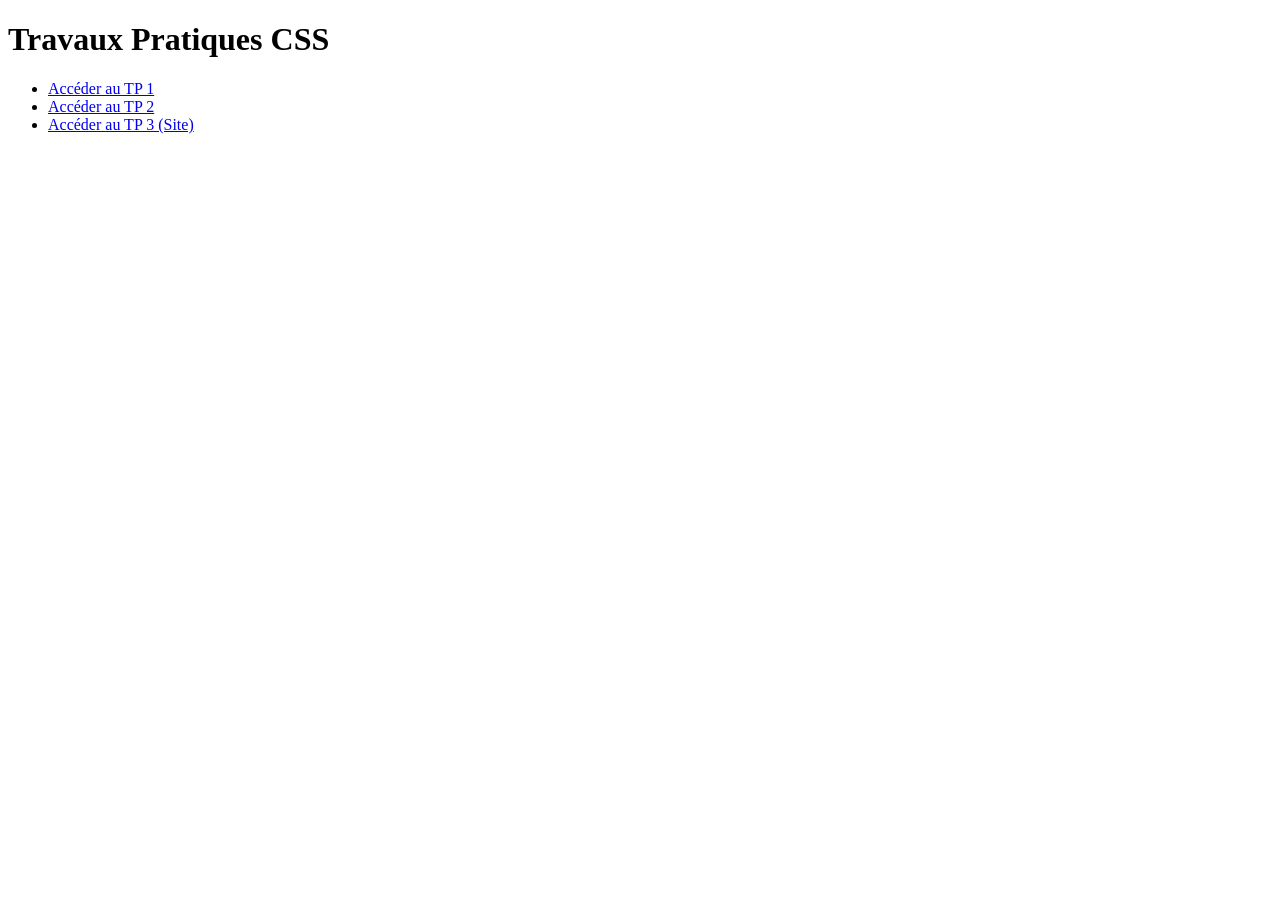
<file: index.html>
<!DOCTYPE html>
<html lang="fr">
<head>
    <meta charset="UTF-8">
    <title>Mes TPs - az_daaif</title>
</head>
<body>
    <h1>Travaux Pratiques CSS</h1>
    <ul>
        <li><a href="TP1/TP1.HTML">Accéder au TP 1</a></li>
        <li><a href="TP2/TP2.HTML">Accéder au TP 2</a></li>
        <li><a href="site/index.html">Accéder au TP 3 (Site)</a></li>
    </ul>
</body>
</html>
</file>
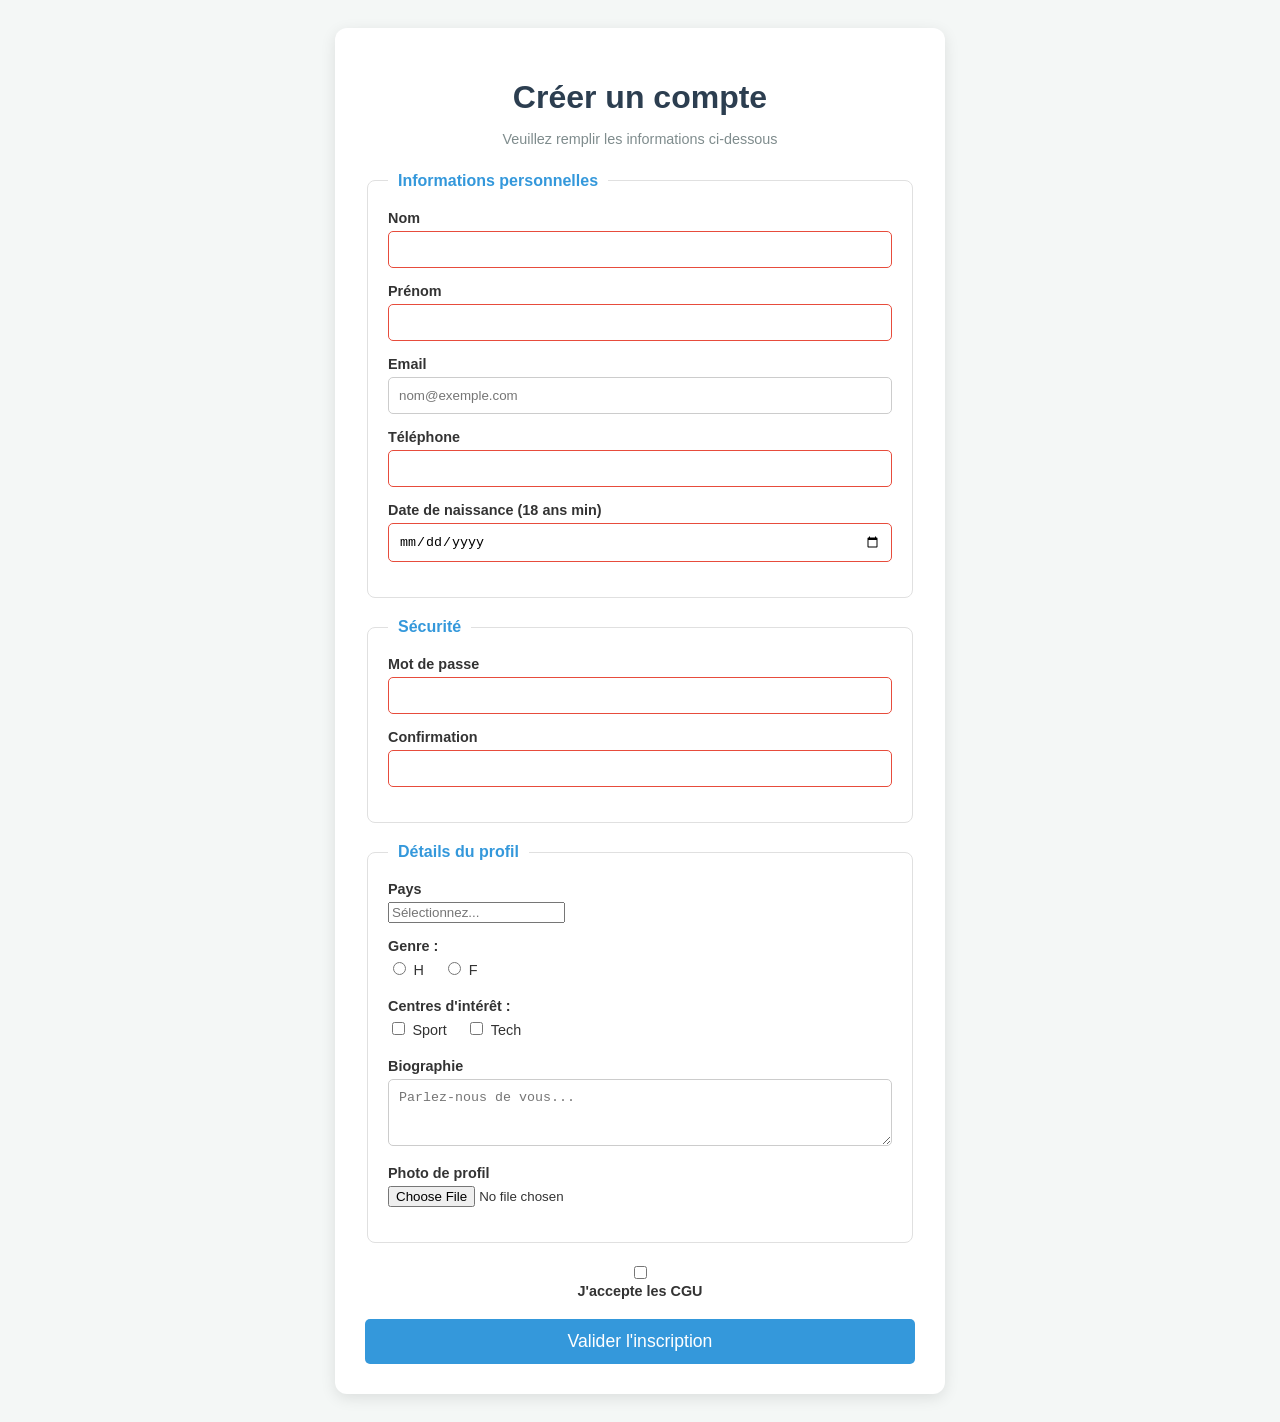
<file: TP2/TP2.html>
<!DOCTYPE html>
<html lang="fr">
<head>
    <meta charset="UTF-8">
    <meta name="viewport" content="width=device-width, initial-scale=1.0">
    <title>TP 2 - Formulaire d'Inscription</title>
    <link rel="stylesheet" href="TP2.css">
</head>
<body>

    <div class="container">
        <h1>Créer un compte</h1>
        <p class="subtitle">Veuillez remplir les informations ci-dessous</p>

        <form action="#" method="POST" enctype="multipart/form-data">
            
            <fieldset>
                <legend>Informations personnelles</legend>
                <div class="form-group">
                    <label for="nom">Nom</label>
                    <input type="text" id="nom" name="nom" required autocomplete="family-name">
                </div>

                <div class="form-group">
                    <label for="prenom">Prénom</label>
                    <input type="text" id="prenom" name="prenom" required autocomplete="given-name">
                </div>

                <div class="form-group">
                    <label for="email">Email</label>
                    <input type="email" id="email" name="email" required autocomplete="email" placeholder="nom@exemple.com">
                </div>

                <div class="form-group">
                    <label for="tel">Téléphone</label>
                    <input type="tel" id="tel" name="tel" required 
                           pattern="^(?:(?:\+|00)33|0)\s*[1-9](?:[\s.-]*\d{2}){4}$" 
                           title="Format français attendu (ex: 0612345678)">
                </div>

                <div class="form-group">
                    <label for="dob">Date de naissance (18 ans min)</label>
                    <input type="date" id="dob" name="dob" required max="2008-03-18">
                </div>
            </fieldset>

            <fieldset>
                <legend>Sécurité</legend>
                <div class="form-group">
                    <label for="pwd">Mot de passe</label>
                    <input type="password" id="pwd" name="pwd" required 
                           pattern="^(?=.*[A-Z])(?=.*\d).{8,}$"
                           title="8 caractères min, 1 majuscule, 1 chiffre">
                </div>
                <div class="form-group">
                    <label for="pwd_confirm">Confirmation</label>
                    <input type="password" id="pwd_confirm" name="pwd_confirm" required>
                </div>
            </fieldset>

            <fieldset>
                <legend>Détails du profil</legend>
                <div class="form-group">
                    <label for="pays">Pays</label>
                    <input list="pays-list" id="pays" name="pays" required placeholder="Sélectionnez...">
                    <datalist id="pays-list">
                        <option value="France"><option value="Belgique"><option value="Suisse">
                        <option value="Canada"><option value="Maroc"><option value="Sénégal">
                    </datalist>
                </div>

                <div class="form-group radio-check">
                    <label>Genre :</label>
                    <input type="radio" id="h" name="genre" value="H" required> <label for="h" class="inline">H</label>
                    <input type="radio" id="f" name="genre" value="F"> <label for="f" class="inline">F</label>
                </div>

                <div class="form-group radio-check">
                    <label>Centres d'intérêt :</label>
                    <input type="checkbox" id="c1" name="interest" value="sport"> <label for="c1" class="inline">Sport</label>
                    <input type="checkbox" id="c2" name="interest" value="tech"> <label for="c2" class="inline">Tech</label>
                </div>

                <div class="form-group">
                    <label for="bio">Biographie</label>
                    <textarea id="bio" name="bio" maxlength="200" rows="3" placeholder="Parlez-nous de vous..."></textarea>
                </div>

                <div class="form-group">
                    <label for="photo">Photo de profil</label>
                    <input type="file" id="photo" name="photo" accept="image/*">
                </div>
            </fieldset>

            <div class="cgu-group">
                <input type="checkbox" id="cgu" name="cgu" required>
                <label for="cgu">J'accepte les CGU</label>
            </div>

            <button type="submit" class="btn-submit">Valider l'inscription</button>
        </form>
    </div>

</body>
</html>
</file>
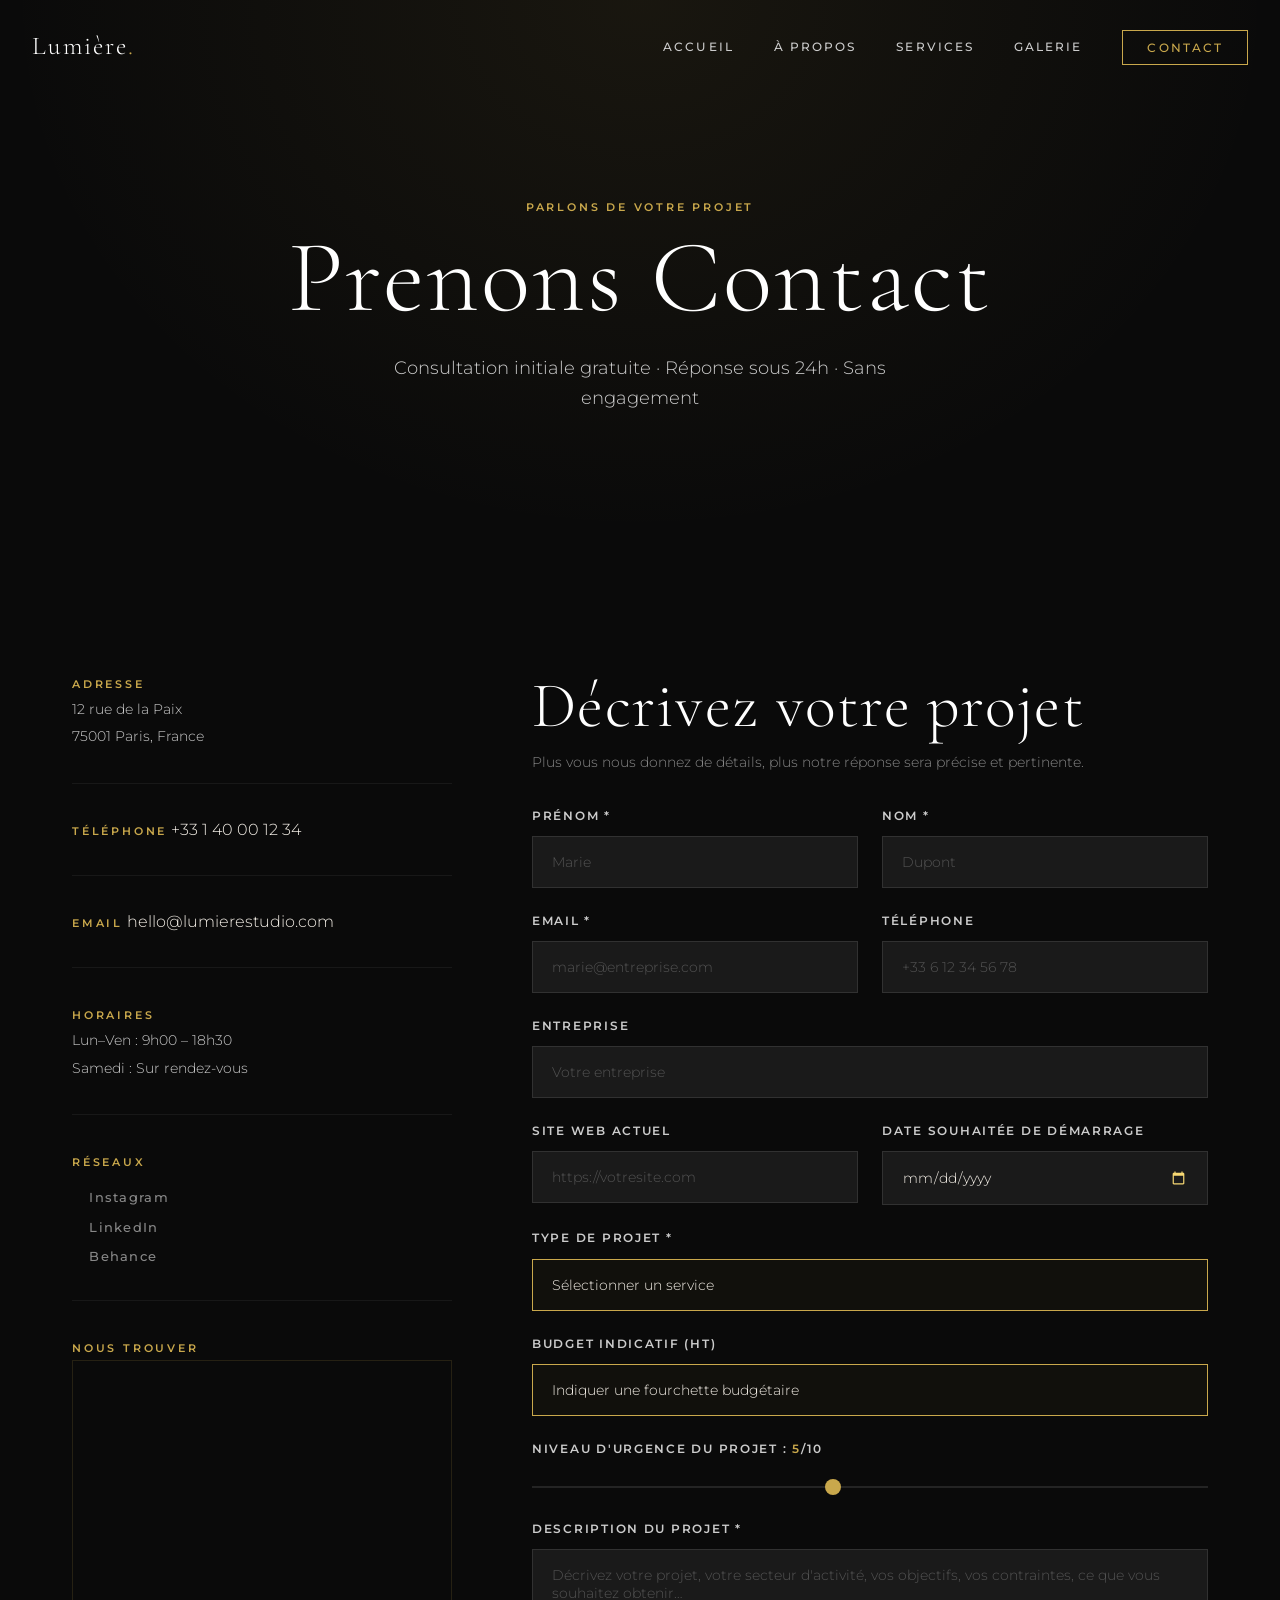
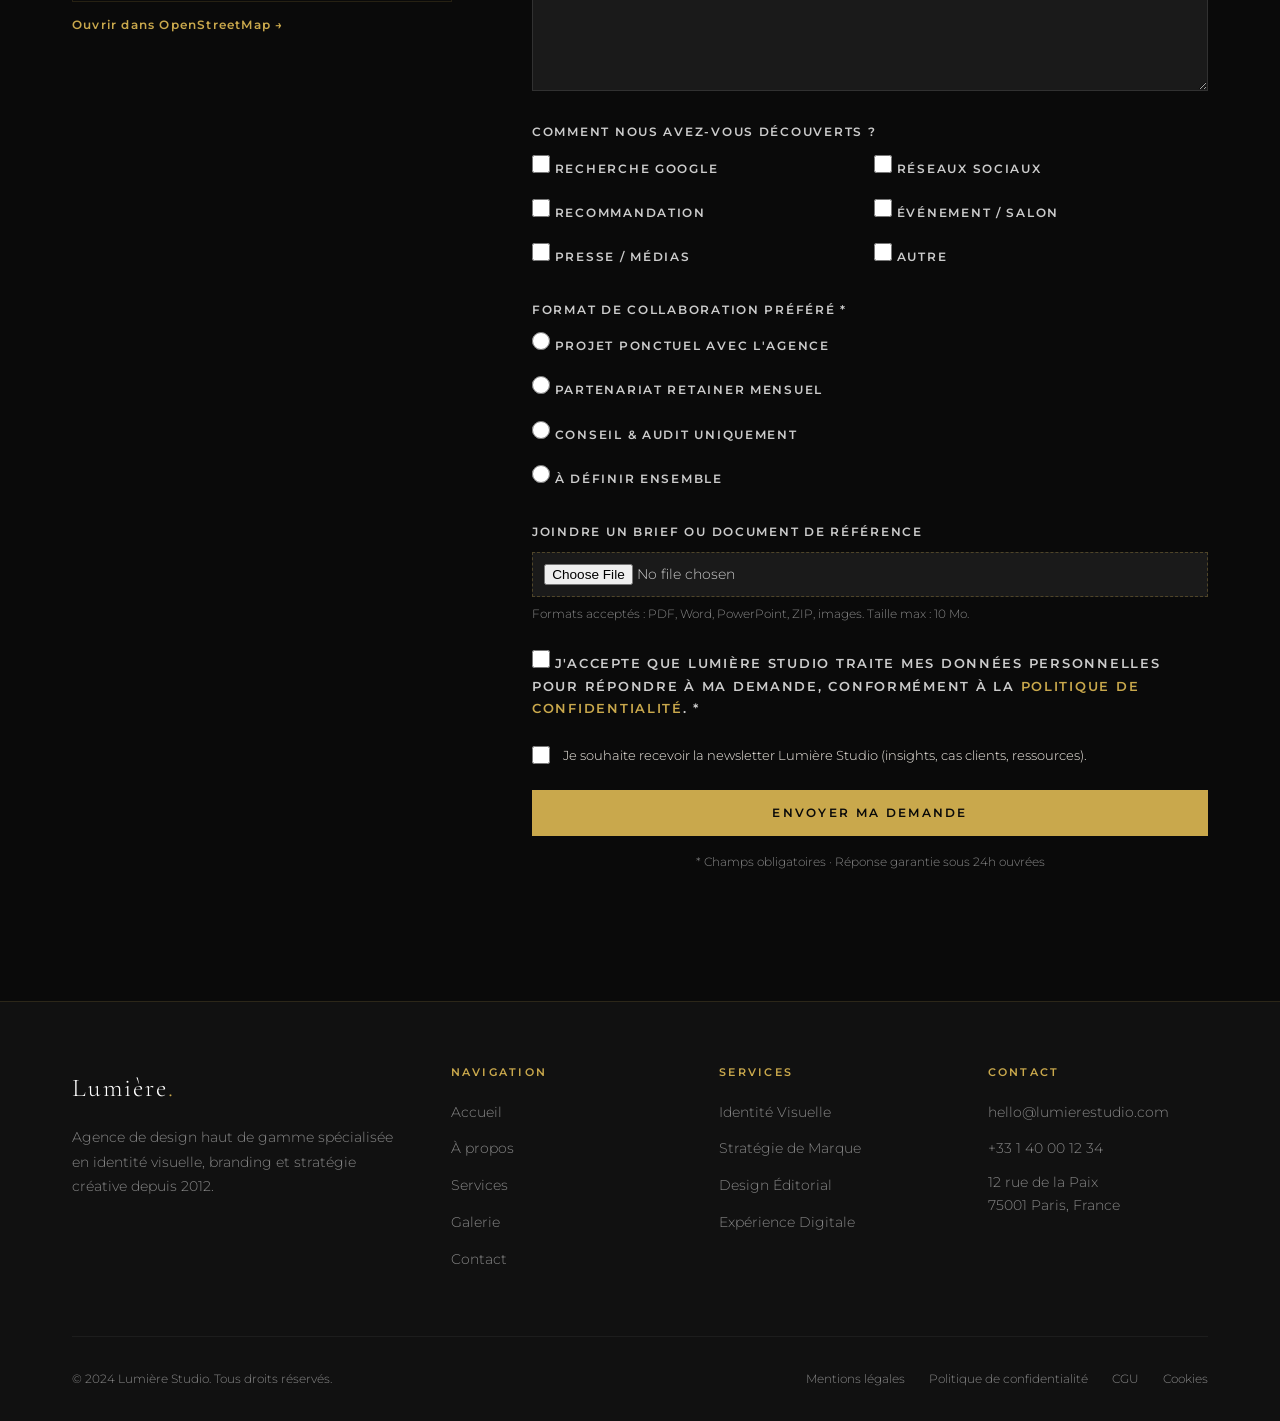
<file: site/pages/contact.html>
<!DOCTYPE html>
<html lang="fr">
<head>
  <meta charset="UTF-8" />
  <meta name="viewport" content="width=device-width, initial-scale=1.0" />
  <title>Contact — Lumière Studio</title>
  <meta name="description" content="Contactez Lumière Studio pour démarrer votre projet de design. Consultation initiale gratuite. Réponse sous 24h." />

  <!-- Open Graph -->
  <meta property="og:type" content="website" />
  <meta property="og:url" content="https://lumierestudio.com/pages/contact.html" />
  <meta property="og:title" content="Nous Contacter — Lumière Studio" />
  <meta property="og:description" content="Démarrez votre projet avec Lumière Studio. Consultation initiale gratuite." />
  <meta property="og:image" content="https://lumierestudio.com/images/og-contact.jpg" />

  <link rel="canonical" href="https://lumierestudio.com/pages/contact.html" />
  <link rel="icon" href="data:image/svg+xml,<svg xmlns='http://www.w3.org/2000/svg' viewBox='0 0 32 32'><text y='26' font-size='26'>✦</text></svg>" />
  <link rel="stylesheet" href="../css/style.css" />
  <link rel="stylesheet" href="../css/contact.css" />
</head>
<body>

<nav class="nav" id="main-nav">
  <a href="../index.html" class="nav__logo">Lumière<span>.</span></a>
  <ul class="nav__links">
    <li><a href="../index.html">Accueil</a></li>
    <li><a href="about.html">À propos</a></li>
    <li><a href="services.html">Services</a></li>
    <li><a href="gallery.html">Galerie</a></li>
    <li><a href="contact.html" class="nav__cta active">Contact</a></li>
  </ul>
  <button class="nav__burger" aria-label="Menu"><span></span><span></span><span></span></button>
</nav>
<div class="nav__mobile">
  <button class="nav__mobile-close">✕</button>
  <a href="../index.html">Accueil</a>
  <a href="about.html">À propos</a>
  <a href="services.html">Services</a>
  <a href="gallery.html">Galerie</a>
  <a href="contact.html">Contact</a>
</div>

<!-- PAGE HERO -->
<section class="page-hero">
  <div class="container">
    <span class="eyebrow animate-up">Parlons de votre projet</span>
    <h1 class="animate-up delay-1">Prenons Contact</h1>
    <p class="lead animate-up delay-2" style="margin:1rem auto 0; text-align:center;">
      Consultation initiale gratuite · Réponse sous 24h · Sans engagement
    </p>
  </div>
</section>

<!-- CONTACT MAIN -->
<section class="contact-section">
  <div class="container">
    <div class="contact-layout">

      <!-- LEFT — INFO -->
      <aside class="contact-info" data-reveal>

        <div class="contact-info__block">
          <span class="eyebrow">Adresse</span>
          <address>
            <p>12 rue de la Paix</p>
            <p>75001 Paris, France</p>
          </address>
        </div>

        <div class="contact-info__block">
          <span class="eyebrow">Téléphone</span>
          <a href="tel:+33140001234" class="contact-info__link">+33 1 40 00 12 34</a>
        </div>

        <div class="contact-info__block">
          <span class="eyebrow">Email</span>
          <a href="mailto:hello@lumierestudio.com" class="contact-info__link">hello@lumierestudio.com</a>
        </div>

        <div class="contact-info__block">
          <span class="eyebrow">Horaires</span>
          <p>Lun–Ven : 9h00 – 18h30</p>
          <p>Samedi : Sur rendez-vous</p>
        </div>

        <div class="contact-info__social">
          <span class="eyebrow">Réseaux</span>
          <div class="social-links">
            <a href="#" aria-label="Instagram" class="social-link">Instagram</a>
            <a href="#" aria-label="LinkedIn" class="social-link">LinkedIn</a>
            <a href="#" aria-label="Behance" class="social-link">Behance</a>
          </div>
        </div>

        <!-- MAP -->
        <div class="contact-map" data-reveal>
          <span class="eyebrow" style="margin-bottom:0.8rem;">Nous trouver</span>
          <div class="map-wrapper">
            <iframe
              title="Lumière Studio — 12 rue de la Paix, Paris"
              src="https://www.openstreetmap.org/export/embed.html?bbox=2.3276%2C48.8685%2C2.3376%2C48.8735&layer=mapnik&marker=48.8710%2C2.3326"
              width="100%"
              height="240"
              style="border:0;"
              loading="lazy"
              allowfullscreen
              referrerpolicy="no-referrer-when-downgrade">
            </iframe>
          </div>
          <a href="https://www.openstreetmap.org/?mlat=48.8710&mlon=2.3326#map=16/48.8710/2.3326"
             target="_blank"
             rel="noopener noreferrer"
             class="map-link">Ouvrir dans OpenStreetMap →</a>
        </div>

      </aside>

      <!-- RIGHT — FORM -->
      <div class="contact-form-wrap" data-reveal>
        <h2>Décrivez votre projet</h2>
        <p style="color:var(--grey-mid); font-size:0.9rem; margin-bottom:2rem;">
          Plus vous nous donnez de détails, plus notre réponse sera précise et pertinente.
        </p>

        <form id="contact-form" novalidate>

          <div class="form-row">
            <div class="form-group">
              <label for="prenom">Prénom *</label>
              <input
                type="text"
                id="prenom"
                name="prenom"
                placeholder="Marie"
                required
                autocomplete="given-name" />
            </div>
            <div class="form-group">
              <label for="nom">Nom *</label>
              <input
                type="text"
                id="nom"
                name="nom"
                placeholder="Dupont"
                required
                autocomplete="family-name" />
            </div>
          </div>

          <div class="form-row">
            <div class="form-group">
              <label for="email">Email *</label>
              <input
                type="email"
                id="email"
                name="email"
                placeholder="marie@entreprise.com"
                required
                autocomplete="email" />
            </div>
            <div class="form-group">
              <label for="telephone">Téléphone</label>
              <input
                type="tel"
                id="telephone"
                name="telephone"
                placeholder="+33 6 12 34 56 78"
                autocomplete="tel" />
            </div>
          </div>

          <div class="form-group">
            <label for="entreprise">Entreprise</label>
            <input
              type="text"
              id="entreprise"
              name="entreprise"
              placeholder="Votre entreprise"
              autocomplete="organization" />
          </div>

          <div class="form-row">
            <div class="form-group">
              <label for="site">Site web actuel</label>
              <input
                type="url"
                id="site"
                name="site"
                placeholder="https://votresite.com" />
            </div>
            <div class="form-group">
              <label for="date">Date souhaitée de démarrage</label>
              <input
                type="date"
                id="date"
                name="date"
                min="2024-01-01" />
            </div>
          </div>

          <div class="form-group">
            <label for="service">Type de projet *</label>
            <select id="service" name="service" required>
              <option value="" disabled selected>Sélectionner un service</option>
              <option value="identite">Identité Visuelle</option>
              <option value="strategie">Stratégie de Marque</option>
              <option value="editorial">Design Éditorial</option>
              <option value="digital">Expérience Digitale</option>
              <option value="packaging">Packaging</option>
              <option value="global">Projet Global (plusieurs services)</option>
              <option value="autre">Autre — à préciser</option>
            </select>
          </div>

          <div class="form-group">
            <label for="budget">Budget indicatif (HT)</label>
            <select id="budget" name="budget">
              <option value="" disabled selected>Indiquer une fourchette budgétaire</option>
              <option value="moins-5k">Moins de 5 000 €</option>
              <option value="5k-15k">5 000 € – 15 000 €</option>
              <option value="15k-30k">15 000 € – 30 000 €</option>
              <option value="30k-50k">30 000 € – 50 000 €</option>
              <option value="plus-50k">Plus de 50 000 €</option>
              <option value="nsp">Je ne sais pas encore</option>
            </select>
          </div>

          <!-- Range: urgence -->
          <div class="form-group">
            <label for="urgence">
              Niveau d'urgence du projet :
              <span id="urgence-val" style="color:var(--gold); font-weight:600;">5</span>/10
            </label>
            <input
              type="range"
              id="urgence"
              name="urgence"
              min="1"
              max="10"
              value="5"
              step="1" />
          </div>

          <div class="form-group">
            <label for="message">Description du projet *</label>
            <textarea
              id="message"
              name="message"
              placeholder="Décrivez votre projet, votre secteur d'activité, vos objectifs, vos contraintes, ce que vous souhaitez obtenir…"
              rows="6"
              required></textarea>
          </div>

          <!-- Comment avez-vous entendu parler de nous ? -->
          <div class="form-group">
            <label>Comment nous avez-vous découverts ?</label>
            <div style="display:grid; grid-template-columns: 1fr 1fr; gap:0.5rem; margin-top:0.5rem;">
              <label class="form-check">
                <input type="checkbox" name="source" value="google" />
                <span>Recherche Google</span>
              </label>
              <label class="form-check">
                <input type="checkbox" name="source" value="reseaux" />
                <span>Réseaux sociaux</span>
              </label>
              <label class="form-check">
                <input type="checkbox" name="source" value="recommandation" />
                <span>Recommandation</span>
              </label>
              <label class="form-check">
                <input type="checkbox" name="source" value="evenement" />
                <span>Événement / Salon</span>
              </label>
              <label class="form-check">
                <input type="checkbox" name="source" value="presse" />
                <span>Presse / Médias</span>
              </label>
              <label class="form-check">
                <input type="checkbox" name="source" value="autre" />
                <span>Autre</span>
              </label>
            </div>
          </div>

          <!-- Type de collaboration préféré -->
          <div class="form-group">
            <label>Format de collaboration préféré *</label>
            <div style="margin-top:0.5rem; display:flex; flex-direction:column; gap:0.5rem;">
              <label class="form-check">
                <input type="radio" name="collaboration" value="agence" required />
                <span>Projet ponctuel avec l'agence</span>
              </label>
              <label class="form-check">
                <input type="radio" name="collaboration" value="retainer" />
                <span>Partenariat retainer mensuel</span>
              </label>
              <label class="form-check">
                <input type="radio" name="collaboration" value="conseil" />
                <span>Conseil & audit uniquement</span>
              </label>
              <label class="form-check">
                <input type="radio" name="collaboration" value="indefini" />
                <span>À définir ensemble</span>
              </label>
            </div>
          </div>

          <!-- Fichier joint -->
          <div class="form-group">
            <label for="fichier">Joindre un brief ou document de référence</label>
            <input
              type="file"
              id="fichier"
              name="fichier"
              accept=".pdf,.doc,.docx,.ppt,.pptx,.zip,.jpg,.png"
              style="padding:0.7rem; cursor:pointer;" />
            <small style="color:var(--grey-mid); font-size:0.75rem; margin-top:0.4rem; display:block;">
              Formats acceptés : PDF, Word, PowerPoint, ZIP, images. Taille max : 10 Mo.
            </small>
          </div>

          <!-- Consentement -->
          <div class="form-group" style="margin-top:1rem;">
            <label class="form-check">
              <input type="checkbox" name="rgpd" required />
              <span style="font-size:0.82rem;">
                J'accepte que Lumière Studio traite mes données personnelles pour répondre à ma demande, conformément à la
                <a href="#" style="color:var(--gold);">politique de confidentialité</a>. *
              </span>
            </label>
          </div>

          <label class="form-check" style="margin-bottom:1.5rem;">
            <input type="checkbox" name="newsletter" />
            <span style="font-size:0.82rem;">Je souhaite recevoir la newsletter Lumière Studio (insights, cas clients, ressources).</span>
          </label>

          <!-- Hidden honeypot anti-spam -->
          <input type="text" name="website-url" tabindex="-1" style="display:none;" aria-hidden="true" />

          <button type="submit" class="btn btn--primary" style="width:100%; justify-content:center; display:block; text-align:center;">
            Envoyer ma demande
          </button>

          <p style="font-size:0.75rem; color:var(--grey-mid); text-align:center; margin-top:1rem;">
            * Champs obligatoires · Réponse garantie sous 24h ouvrées
          </p>

        </form>
      </div>

    </div>
  </div>
</section>

<!-- FOOTER -->
<footer class="footer">
  <div class="container">
    <div class="footer__grid">
      <div class="footer__brand">
        <a href="../index.html" class="nav__logo">Lumière<span>.</span></a>
        <p>Agence de design haut de gamme spécialisée en identité visuelle, branding et stratégie créative depuis 2012.</p>
      </div>
      <nav class="footer__col">
        <h4>Navigation</h4>
        <ul>
          <li><a href="../index.html">Accueil</a></li>
          <li><a href="about.html">À propos</a></li>
          <li><a href="services.html">Services</a></li>
          <li><a href="gallery.html">Galerie</a></li>
          <li><a href="contact.html">Contact</a></li>
        </ul>
      </nav>
      <nav class="footer__col">
        <h4>Services</h4>
        <ul>
          <li><a href="services.html#identite">Identité Visuelle</a></li>
          <li><a href="services.html#strategie">Stratégie de Marque</a></li>
          <li><a href="services.html#editorial">Design Éditorial</a></li>
          <li><a href="services.html#digital">Expérience Digitale</a></li>
        </ul>
      </nav>
      <div class="footer__col">
        <h4>Contact</h4>
        <ul>
          <li><a href="mailto:hello@lumierestudio.com">hello@lumierestudio.com</a></li>
          <li><a href="tel:+33140001234">+33 1 40 00 12 34</a></li>
          <li style="color:var(--grey-mid);font-size:0.85rem;">12 rue de la Paix<br/>75001 Paris, France</li>
        </ul>
      </div>
    </div>
    <div class="footer__bottom">
      <p>© 2024 Lumière Studio. Tous droits réservés.</p>
      <nav class="footer__legal">
        <a href="#">Mentions légales</a>
        <a href="#">Politique de confidentialité</a>
        <a href="#">CGU</a>
        <a href="#">Cookies</a>
      </nav>
    </div>
  </div>
</footer>

<script src="../js/main.js"></script>
</body>
</html>
</file>
<file: TP2/TP2.css>
/* Configuration générale */
body {
    background-color: #f4f7f6;
    color: #333;
    font-family: 'Segoe UI', Tahoma, Geneva, Verdana, sans-serif;
    display: flex;
    justify-content: center;
    padding: 20px;
}

.container {
    background: white;
    padding: 30px;
    border-radius: 12px;
    box-shadow: 0 4px 15px rgba(0,0,0,0.1);
    max-width: 550px;
    width: 100%;
}

h1 { color: #2c3e50; text-align: center; margin-bottom: 5px; }
.subtitle { text-align: center; color: #7f8c8d; margin-bottom: 25px; font-size: 0.9em; }

/* Groupes de champs */
fieldset {
    border: 1px solid #e0e0e0;
    border-radius: 8px;
    margin-bottom: 20px;
    padding: 20px;
}

legend {
    font-weight: bold;
    color: #3498db;
    padding: 0 10px;
}

.form-group { margin-bottom: 15px; }

label {
    display: block;
    font-weight: 600;
    margin-bottom: 5px;
    font-size: 0.9em;
}

/* Inputs textuels */
input[type="text"], 
input[type="email"], 
input[type="tel"], 
input[type="password"], 
input[type="date"], 
textarea {
    width: 100%;
    padding: 10px;
    border: 1px solid #ccc;
    border-radius: 5px;
    box-sizing: border-box; /* Évite que le padding dépasse */
    transition: border-color 0.3s;
}

input:focus, textarea:focus {
    border-color: #3498db;
    outline: none;
    box-shadow: 0 0 5px rgba(52, 152, 219, 0.2);
}

/* Radio & Checkboxes */
.radio-check label.inline {
    display: inline-block;
    font-weight: normal;
    margin-right: 15px;
    cursor: pointer;
}

.cgu-group {
    margin: 20px 0;
    text-align: center;
}

/* Bouton */
.btn-submit {
    width: 100%;
    background-color: #3498db;
    color: white;
    padding: 12px;
    border: none;
    border-radius: 5px;
    font-size: 1.1em;
    cursor: pointer;
    transition: background 0.3s;
}

.btn-submit:hover {
    background-color: #2980b9;
}

/* Validation visuelle simple */
input:invalid:not(:placeholder-shown) {
    border-color: #e74c3c;
}
</file>
<file: site/css/style.css>
/* ============================================
   LUMIÈRE STUDIO — Design System
   ============================================ */

@import url('https://fonts.googleapis.com/css2?family=Cormorant+Garamond:ital,wght@0,300;0,400;0,600;1,300;1,400&family=Montserrat:wght@300;400;500;600&display=swap');

:root {
  --noir: #0a0a0a;
  --noir-soft: #111111;
  --charcoal: #1a1a1a;
  --charcoal-light: #242424;
  --gold: #c9a84c;
  --gold-light: #e2c47a;
  --gold-pale: #f0dfa0;
  --cream: #f5f0e8;
  --cream-soft: #ede8df;
  --white: #ffffff;
  --grey-mid: #888888;
  --grey-light: #cccccc;

  --font-display: 'Cormorant Garamond', Georgia, serif;
  --font-body: 'Montserrat', sans-serif;

  --spacing-xs: 0.5rem;
  --spacing-sm: 1rem;
  --spacing-md: 2rem;
  --spacing-lg: 4rem;
  --spacing-xl: 8rem;

  --transition: all 0.4s cubic-bezier(0.25, 0.46, 0.45, 0.94);
  --transition-fast: all 0.2s ease;
}

/* ===== RESET & BASE ===== */
*, *::before, *::after { box-sizing: border-box; margin: 0; padding: 0; }

html { scroll-behavior: smooth; font-size: 16px; }

body {
  background-color: var(--noir);
  color: var(--cream);
  font-family: var(--font-body);
  font-weight: 300;
  line-height: 1.7;
  overflow-x: hidden;
}

img { max-width: 100%; height: auto; display: block; }
a { color: inherit; text-decoration: none; }
ul { list-style: none; }

/* ===== SCROLLBAR ===== */
::-webkit-scrollbar { width: 4px; }
::-webkit-scrollbar-track { background: var(--noir); }
::-webkit-scrollbar-thumb { background: var(--gold); }

/* ===== TYPOGRAPHY ===== */
h1, h2, h3, h4 {
  font-family: var(--font-display);
  font-weight: 300;
  line-height: 1.15;
  letter-spacing: 0.02em;
}

h1 { font-size: clamp(3rem, 8vw, 7rem); }
h2 { font-size: clamp(2rem, 5vw, 4rem); }
h3 { font-size: clamp(1.4rem, 3vw, 2rem); }
h4 { font-size: 1.2rem; }

.eyebrow {
  font-family: var(--font-body);
  font-size: 0.7rem;
  font-weight: 600;
  letter-spacing: 0.25em;
  text-transform: uppercase;
  color: var(--gold);
  margin-bottom: var(--spacing-sm);
}

.lead {
  font-size: 1.1rem;
  font-weight: 300;
  color: var(--grey-light);
  max-width: 600px;
}

/* ===== LAYOUT ===== */
.container {
  max-width: 1200px;
  margin: 0 auto;
  padding: 0 var(--spacing-md);
}

.container--wide { max-width: 1400px; }
.container--narrow { max-width: 800px; }

section { padding: var(--spacing-xl) 0; }

/* ===== NAVIGATION ===== */
.nav {
  position: fixed;
  top: 0; left: 0; right: 0;
  z-index: 1000;
  padding: 1.5rem 2rem;
  display: flex;
  align-items: center;
  justify-content: space-between;
  transition: var(--transition);
}

.nav.scrolled {
  background: rgba(10,10,10,0.95);
  backdrop-filter: blur(12px);
  padding: 1rem 2rem;
  border-bottom: 1px solid rgba(201,168,76,0.15);
}

.nav__logo {
  font-family: var(--font-display);
  font-size: 1.6rem;
  font-weight: 300;
  letter-spacing: 0.08em;
  color: var(--white);
}

.nav__logo span { color: var(--gold); }

.nav__links {
  display: flex;
  gap: 2.5rem;
  align-items: center;
}

.nav__links a {
  font-size: 0.72rem;
  font-weight: 500;
  letter-spacing: 0.18em;
  text-transform: uppercase;
  color: var(--grey-light);
  transition: var(--transition-fast);
  position: relative;
}

.nav__links a::after {
  content: '';
  position: absolute;
  bottom: -4px; left: 0;
  width: 0; height: 1px;
  background: var(--gold);
  transition: var(--transition-fast);
}

.nav__links a:hover,
.nav__links a.active { color: var(--gold); }
.nav__links a:hover::after,
.nav__links a.active::after { width: 100%; }

.nav__cta {
  padding: 0.6rem 1.5rem;
  border: 1px solid var(--gold);
  color: var(--gold) !important;
  transition: var(--transition-fast);
}

.nav__cta:hover {
  background: var(--gold) !important;
  color: var(--noir) !important;
}

.nav__cta::after { display: none !important; }

/* Hamburger */
.nav__burger {
  display: none;
  flex-direction: column;
  gap: 5px;
  cursor: pointer;
  background: none;
  border: none;
  padding: 4px;
}

.nav__burger span {
  display: block;
  width: 24px; height: 1px;
  background: var(--cream);
  transition: var(--transition-fast);
}

.nav__mobile {
  display: none;
  position: fixed;
  inset: 0;
  background: var(--noir);
  z-index: 999;
  flex-direction: column;
  align-items: center;
  justify-content: center;
  gap: 2.5rem;
}

.nav__mobile.open { display: flex; }

.nav__mobile a {
  font-family: var(--font-display);
  font-size: 2.5rem;
  color: var(--cream);
  transition: var(--transition-fast);
}

.nav__mobile a:hover { color: var(--gold); }

.nav__mobile-close {
  position: absolute;
  top: 2rem; right: 2rem;
  font-size: 2rem;
  background: none;
  border: none;
  color: var(--grey-mid);
  cursor: pointer;
}

/* ===== BUTTONS ===== */
.btn {
  display: inline-block;
  padding: 1rem 2.5rem;
  font-family: var(--font-body);
  font-size: 0.72rem;
  font-weight: 600;
  letter-spacing: 0.2em;
  text-transform: uppercase;
  cursor: pointer;
  transition: var(--transition);
  border: none;
}

.btn--primary {
  background: var(--gold);
  color: var(--noir);
}

.btn--primary:hover {
  background: var(--gold-pale);
  transform: translateY(-2px);
  box-shadow: 0 12px 40px rgba(201,168,76,0.3);
}

.btn--outline {
  background: transparent;
  color: var(--cream);
  border: 1px solid rgba(255,255,255,0.3);
}

.btn--outline:hover {
  border-color: var(--gold);
  color: var(--gold);
}

.btn--ghost {
  background: transparent;
  color: var(--gold);
  border: 1px solid var(--gold);
  padding: 0.8rem 2rem;
}

.btn--ghost:hover {
  background: var(--gold);
  color: var(--noir);
}

/* ===== GOLD LINE DIVIDER ===== */
.divider {
  display: flex;
  align-items: center;
  gap: 1rem;
  margin: 1.5rem 0;
}

.divider::before,
.divider::after {
  content: '';
  flex: 1;
  height: 1px;
  background: linear-gradient(to right, transparent, var(--gold));
}

.divider::after {
  background: linear-gradient(to left, transparent, var(--gold));
}

.divider__dot {
  width: 6px; height: 6px;
  background: var(--gold);
  transform: rotate(45deg);
}

/* ===== SECTION HEADERS ===== */
.section-header {
  text-align: center;
  margin-bottom: var(--spacing-lg);
}

.section-header h2 { color: var(--white); }

.section-header p {
  margin: 1rem auto 0;
  color: var(--grey-mid);
  max-width: 550px;
  font-size: 0.95rem;
}

/* ===== CARDS ===== */
.card {
  background: var(--charcoal);
  border: 1px solid rgba(201,168,76,0.1);
  padding: 2.5rem;
  transition: var(--transition);
  position: relative;
  overflow: hidden;
}

.card::before {
  content: '';
  position: absolute;
  top: 0; left: 0;
  width: 100%; height: 2px;
  background: linear-gradient(to right, transparent, var(--gold), transparent);
  opacity: 0;
  transition: var(--transition);
}

.card:hover {
  border-color: rgba(201,168,76,0.35);
  transform: translateY(-6px);
  box-shadow: 0 20px 60px rgba(0,0,0,0.5);
}

.card:hover::before { opacity: 1; }

/* ===== FOOTER ===== */
.footer {
  background: var(--noir-soft);
  border-top: 1px solid rgba(201,168,76,0.15);
  padding: var(--spacing-lg) 0 var(--spacing-md);
}

.footer__grid {
  display: grid;
  grid-template-columns: 1.5fr 1fr 1fr 1fr;
  gap: 3rem;
  margin-bottom: var(--spacing-lg);
}

.footer__brand p {
  font-size: 0.85rem;
  color: var(--grey-mid);
  margin-top: 1rem;
  line-height: 1.8;
}

.footer__col h4 {
  font-family: var(--font-body);
  font-size: 0.7rem;
  font-weight: 600;
  letter-spacing: 0.2em;
  text-transform: uppercase;
  color: var(--gold);
  margin-bottom: 1.2rem;
}

.footer__col ul { display: flex; flex-direction: column; gap: 0.6rem; }

.footer__col ul a {
  font-size: 0.85rem;
  color: var(--grey-mid);
  transition: var(--transition-fast);
}

.footer__col ul a:hover { color: var(--cream); padding-left: 4px; }

.footer__bottom {
  padding-top: 2rem;
  border-top: 1px solid rgba(255,255,255,0.05);
  display: flex;
  justify-content: space-between;
  align-items: center;
  flex-wrap: wrap;
  gap: 1rem;
}

.footer__bottom p,
.footer__bottom a {
  font-size: 0.75rem;
  color: var(--grey-mid);
}

.footer__bottom a:hover { color: var(--gold); }

.footer__legal { display: flex; gap: 1.5rem; }

/* ===== FORMS ===== */
.form-group {
  margin-bottom: 1.5rem;
}

.form-group label {
  display: block;
  font-size: 0.72rem;
  font-weight: 600;
  letter-spacing: 0.15em;
  text-transform: uppercase;
  color: var(--grey-light);
  margin-bottom: 0.6rem;
}

.form-group input,
.form-group select,
.form-group textarea {
  width: 100%;
  padding: 1rem 1.2rem;
  background: var(--charcoal);
  border: 1px solid rgba(255,255,255,0.1);
  color: var(--cream);
  font-family: var(--font-body);
  font-size: 0.9rem;
  font-weight: 300;
  transition: var(--transition-fast);
  outline: none;
  border-radius: 0;
}

.form-group input:focus,
.form-group select,
.form-group textarea:focus {
  border-color: var(--gold);
  background: rgba(201,168,76,0.04);
}

.form-group input::placeholder,
.form-group textarea::placeholder {
  color: rgba(255,255,255,0.25);
}

.form-group select option { background: var(--charcoal); }

.form-group textarea { resize: vertical; min-height: 140px; }

.form-row {
  display: grid;
  grid-template-columns: 1fr 1fr;
  gap: 1.5rem;
}

/* Checkbox & Radio */
.form-check {
  display: flex;
  align-items: flex-start;
  gap: 0.8rem;
  margin-bottom: 0.8rem;
}

.form-check input[type="checkbox"],
.form-check input[type="radio"] {
  width: 18px; height: 18px;
  min-width: 18px;
  accent-color: var(--gold);
  cursor: pointer;
  margin-top: 2px;
}

.form-check label {
  font-size: 0.85rem;
  font-weight: 300;
  letter-spacing: normal;
  text-transform: none;
  color: var(--grey-light);
  cursor: pointer;
  margin: 0;
}

/* Range */
input[type="range"] {
  -webkit-appearance: none;
  appearance: none;
  height: 2px;
  background: var(--charcoal-light);
  border: none;
  padding: 0;
  cursor: pointer;
}

input[type="range"]::-webkit-slider-thumb {
  -webkit-appearance: none;
  width: 16px; height: 16px;
  background: var(--gold);
  border-radius: 50%;
  cursor: pointer;
}

/* ===== TABLES ===== */
.table-wrapper { overflow-x: auto; }

table {
  width: 100%;
  border-collapse: collapse;
  font-size: 0.9rem;
}

thead {
  background: var(--charcoal);
}

thead th {
  padding: 1.2rem 1.5rem;
  font-family: var(--font-body);
  font-size: 0.7rem;
  font-weight: 600;
  letter-spacing: 0.18em;
  text-transform: uppercase;
  color: var(--gold);
  text-align: center;
  border-bottom: 1px solid rgba(201,168,76,0.2);
}

tbody tr {
  border-bottom: 1px solid rgba(255,255,255,0.05);
  transition: var(--transition-fast);
}

tbody tr:hover { background: rgba(255,255,255,0.02); }

tbody td {
  padding: 1rem 1.5rem;
  text-align: center;
  color: var(--grey-light);
}

tbody td:first-child {
  text-align: left;
  color: var(--cream);
  font-weight: 400;
}

.check { color: var(--gold); font-size: 1.1rem; }
.cross { color: rgba(255,255,255,0.2); }
.price-highlight { color: var(--gold); font-weight: 600; font-size: 1.1rem; }

/* ===== DETAILS/SUMMARY ===== */
details {
  border-bottom: 1px solid rgba(255,255,255,0.08);
}

details:first-of-type { border-top: 1px solid rgba(255,255,255,0.08); }

summary {
  padding: 1.4rem 0;
  cursor: pointer;
  list-style: none;
  display: flex;
  justify-content: space-between;
  align-items: center;
  font-family: var(--font-display);
  font-size: 1.2rem;
  color: var(--cream);
  transition: var(--transition-fast);
  user-select: none;
}

summary::-webkit-details-marker { display: none; }

summary:hover { color: var(--gold); }

summary::after {
  content: '+';
  font-size: 1.4rem;
  color: var(--gold);
  font-weight: 300;
  transition: var(--transition-fast);
  font-family: var(--font-body);
}

details[open] summary::after { content: '−'; }

details[open] summary { color: var(--gold); }

.details-content {
  padding: 0 0 1.5rem;
  color: var(--grey-mid);
  font-size: 0.9rem;
  line-height: 1.9;
}

/* ===== TAGS ===== */
.tag {
  display: inline-block;
  padding: 0.3rem 0.9rem;
  font-size: 0.68rem;
  font-weight: 600;
  letter-spacing: 0.15em;
  text-transform: uppercase;
  border: 1px solid rgba(201,168,76,0.3);
  color: var(--gold);
  margin: 0.2rem;
}

/* ===== PAGE HERO (inner pages) ===== */
.page-hero {
  padding: calc(var(--spacing-xl) + 4rem) 0 var(--spacing-xl);
  text-align: center;
  position: relative;
  overflow: hidden;
}

.page-hero::before {
  content: '';
  position: absolute;
  inset: 0;
  background: radial-gradient(ellipse at 50% 0%, rgba(201,168,76,0.08) 0%, transparent 70%);
}

.page-hero h1 { color: var(--white); margin-bottom: 1rem; }

/* ===== ANIMATIONS ===== */
@keyframes fadeUp {
  from { opacity: 0; transform: translateY(30px); }
  to   { opacity: 1; transform: translateY(0); }
}

@keyframes fadeIn {
  from { opacity: 0; }
  to   { opacity: 1; }
}

@keyframes lineGrow {
  from { width: 0; }
  to   { width: 60px; }
}

.animate-up {
  opacity: 0;
  animation: fadeUp 0.9s cubic-bezier(0.25, 0.46, 0.45, 0.94) forwards;
}

.delay-1 { animation-delay: 0.15s; }
.delay-2 { animation-delay: 0.3s; }
.delay-3 { animation-delay: 0.45s; }
.delay-4 { animation-delay: 0.6s; }

/* ===== RESPONSIVE ===== */
@media (max-width: 1024px) {
  .footer__grid { grid-template-columns: 1fr 1fr; }
}

@media (max-width: 768px) {
  :root {
    --spacing-xl: 5rem;
    --spacing-lg: 3rem;
  }

  .nav__links { display: none; }
  .nav__burger { display: flex; }

  .footer__grid { grid-template-columns: 1fr; gap: 2rem; }
  .footer__bottom { flex-direction: column; text-align: center; }
  .footer__legal { flex-wrap: wrap; justify-content: center; }
  .form-row { grid-template-columns: 1fr; }
}

@media (max-width: 480px) {
  .btn { padding: 0.9rem 1.8rem; font-size: 0.68rem; }
}
</file>
<file: site/css/contact.css>
/* ============================================
   CONTACT PAGE — Specific Styles
   ============================================ */

.contact-section {
  background: var(--noir);
  padding: var(--spacing-xl) 0;
}

.contact-layout {
  display: grid;
  grid-template-columns: 380px 1fr;
  gap: 5rem;
  align-items: start;
}

/* ===== INFO SIDEBAR ===== */
.contact-info {
  position: sticky;
  top: 6rem;
}

.contact-info__block {
  margin-bottom: 2rem;
  padding-bottom: 2rem;
  border-bottom: 1px solid rgba(255,255,255,0.06);
}

.contact-info__block:last-of-type {
  border-bottom: none;
}

.contact-info__block address {
  font-style: normal;
  color: var(--grey-light);
  font-size: 0.9rem;
  line-height: 1.9;
}

.contact-info__link {
  font-size: 1rem;
  color: var(--cream);
  transition: var(--transition-fast);
  display: inline-block;
}

.contact-info__link:hover { color: var(--gold); }

.contact-info__block p {
  font-size: 0.9rem;
  color: var(--grey-light);
  line-height: 1.9;
}

/* ===== SOCIAL ===== */
.contact-info__social { margin-top: 2rem; }

.social-links {
  display: flex;
  flex-direction: column;
  gap: 0.5rem;
  margin-top: 0.8rem;
}

.social-link {
  font-size: 0.8rem;
  font-weight: 500;
  letter-spacing: 0.1em;
  color: var(--grey-mid);
  transition: var(--transition-fast);
  display: flex;
  align-items: center;
  gap: 0.5rem;
}

.social-link::before {
  content: '→';
  color: var(--gold);
  opacity: 0;
  transition: var(--transition-fast);
  transform: translateX(-4px);
}

.social-link:hover {
  color: var(--cream);
  padding-left: 4px;
}

.social-link:hover::before {
  opacity: 1;
  transform: translateX(0);
}

/* ===== MAP ===== */
.contact-map {
  margin-top: 2rem;
  padding-top: 2rem;
  border-top: 1px solid rgba(255,255,255,0.06);
}

.map-wrapper {
  position: relative;
  border: 1px solid rgba(201,168,76,0.15);
  overflow: hidden;
}

.map-wrapper iframe {
  display: block;
  filter: invert(90%) hue-rotate(180deg) brightness(0.85) saturate(0.7);
}

.map-link {
  display: inline-block;
  margin-top: 0.8rem;
  font-size: 0.75rem;
  color: var(--gold);
  font-weight: 600;
  letter-spacing: 0.1em;
  transition: var(--transition-fast);
}

.map-link:hover { letter-spacing: 0.15em; }

/* ===== FORM WRAP ===== */
.contact-form-wrap h2 {
  color: var(--white);
  margin-bottom: 0.5rem;
}

/* File input styling */
input[type="file"] {
  background: var(--charcoal);
  border: 1px dashed rgba(201,168,76,0.3);
  color: var(--grey-light);
  font-size: 0.85rem;
  width: 100%;
  transition: var(--transition-fast);
  cursor: pointer;
}

input[type="file"]:hover {
  border-color: var(--gold);
}

input[type="date"]::-webkit-calendar-picker-indicator {
  filter: invert(0.7) sepia(1) saturate(2) hue-rotate(5deg);
  cursor: pointer;
}

select {
  cursor: pointer;
  appearance: none;
  -webkit-appearance: none;
  background-image: url("data:image/svg+xml,%3Csvg xmlns='http://www.w3.org/2000/svg' width='12' height='8' viewBox='0 0 12 8'%3E%3Cpath d='M1 1l5 5 5-5' stroke='%23c9a84c' stroke-width='1.5' fill='none'/%3E%3C/svg%3E");
  background-repeat: no-repeat;
  background-position: right 1.2rem center;
  padding-right: 3rem;
}

/* ===== RESPONSIVE ===== */
@media (max-width: 1024px) {
  .contact-layout {
    grid-template-columns: 1fr;
    gap: 3rem;
  }

  .contact-info {
    position: static;
    display: grid;
    grid-template-columns: repeat(2, 1fr);
    gap: 0 2rem;
  }

  .contact-map {
    grid-column: span 2;
  }
}

@media (max-width: 600px) {
  .contact-info {
    grid-template-columns: 1fr;
  }

  .contact-map {
    grid-column: span 1;
  }
}
</file>
